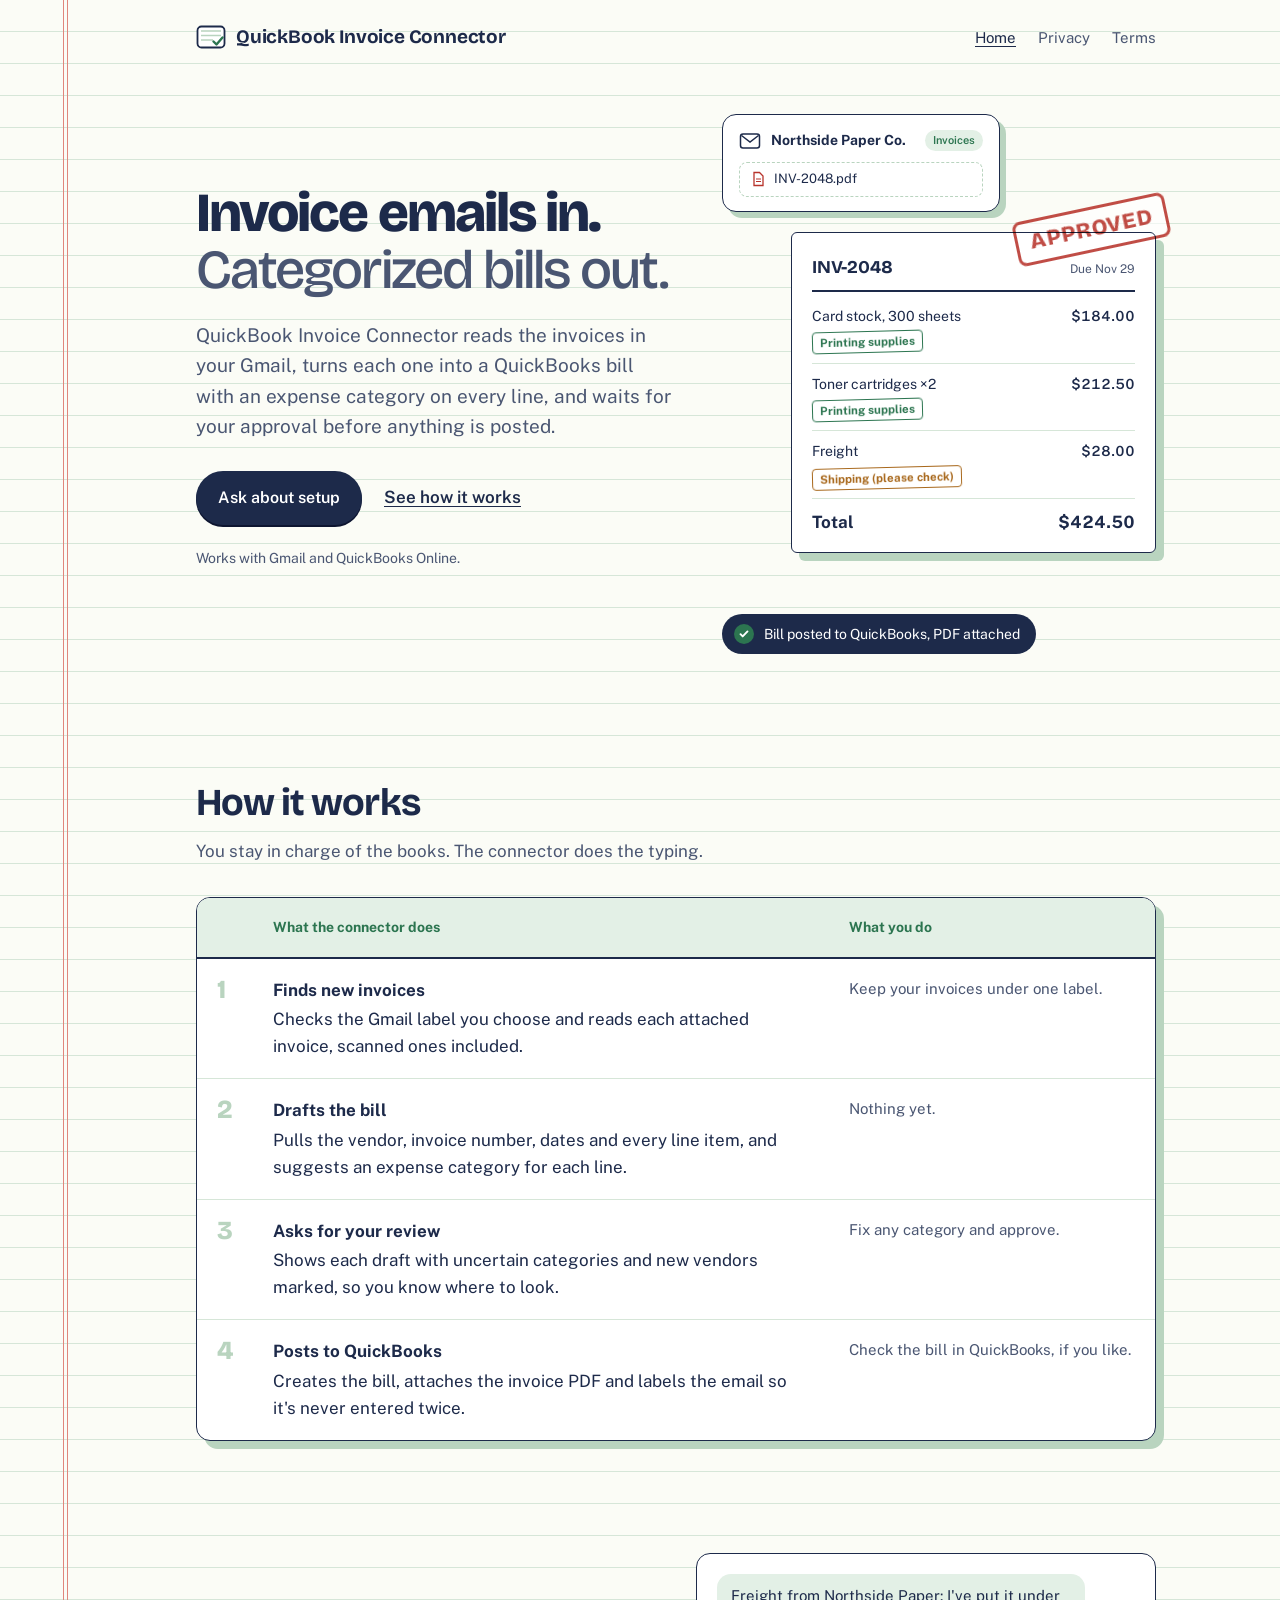
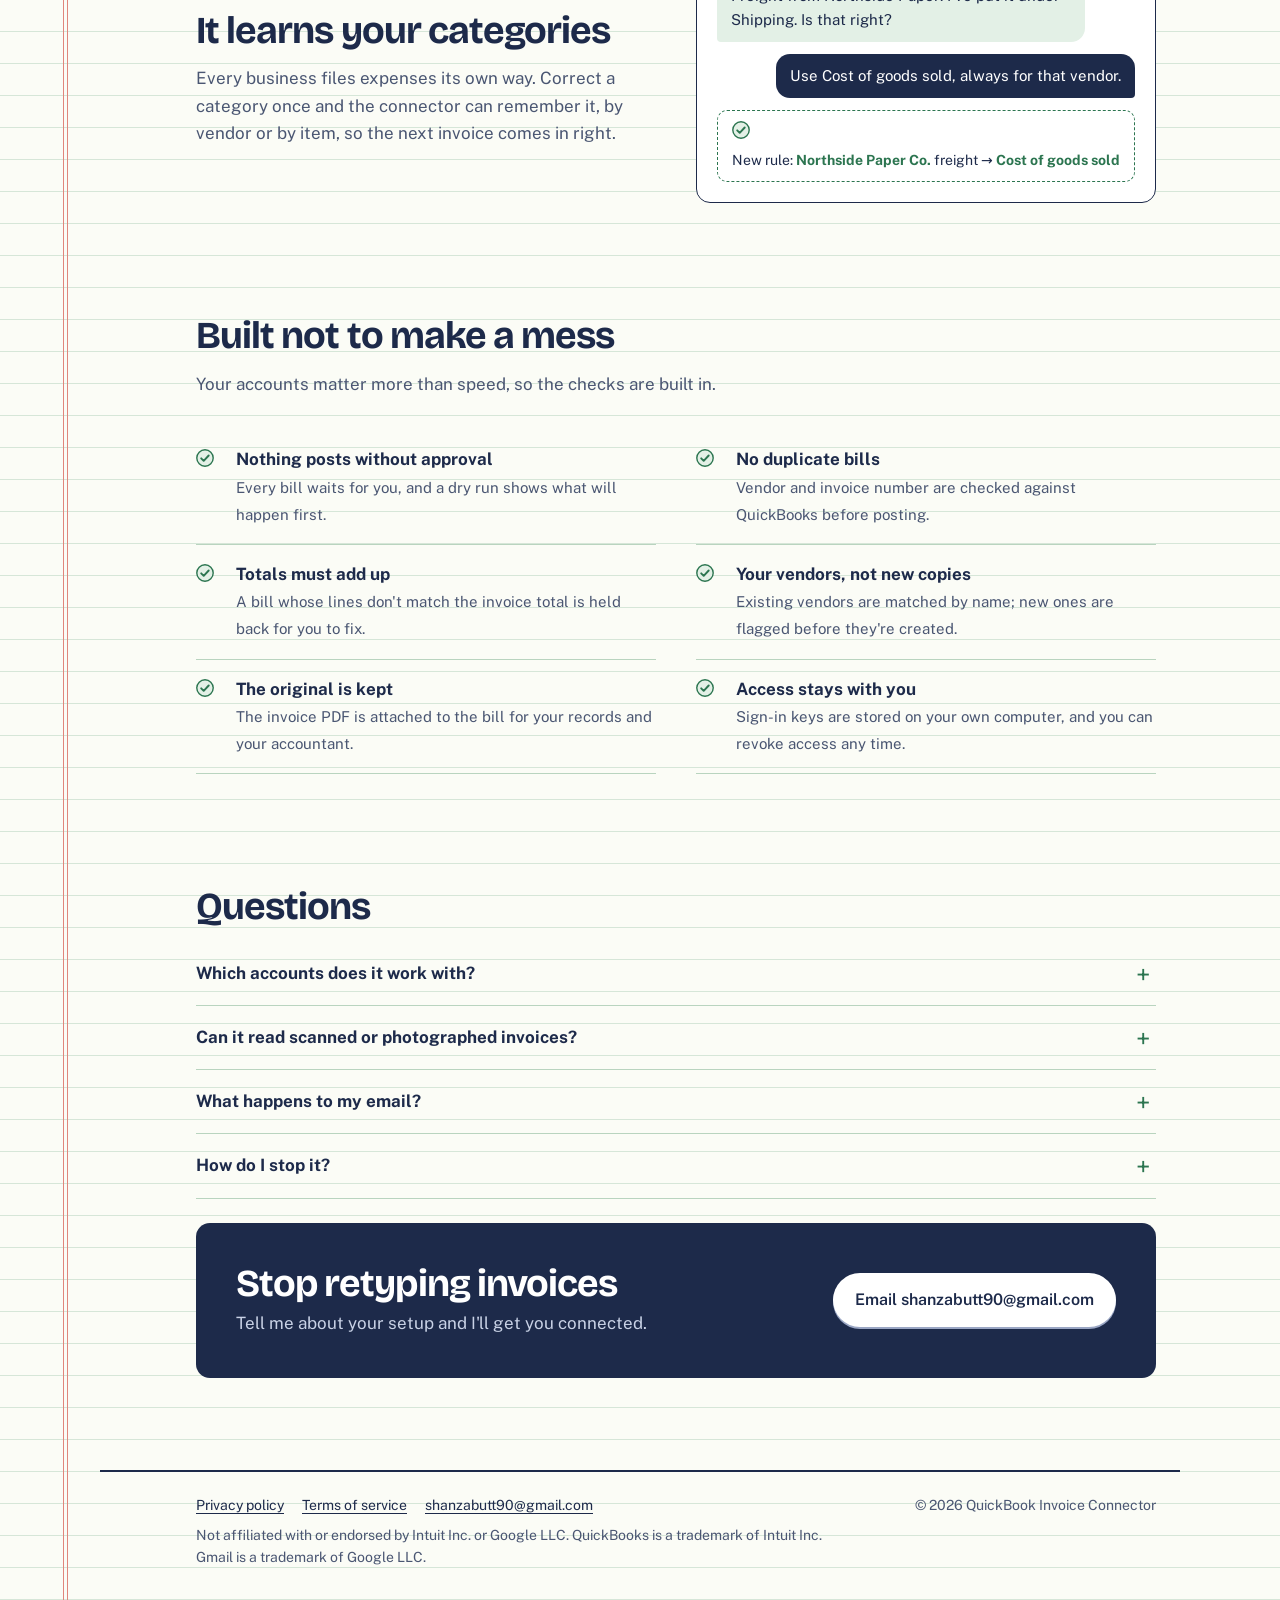
<file: index.html>
<!doctype html>
<html lang="en"><head><meta charset="utf-8"><meta name="viewport" content="width=device-width,initial-scale=1">
<title>QuickBook Invoice Connector</title><meta name="description" content="Turn invoice emails into categorized QuickBooks bills, reviewed by you before posting.">
<link rel="icon" href="data:image/svg+xml,<svg xmlns='http://www.w3.org/2000/svg' width='30' height='30' viewBox='0 0 30 30'><rect x='1.5' y='4.5' width='27' height='21' rx='4' fill='%23fff' stroke='%231d2a4a' stroke-width='1.8'/><path d='M5 9h20M5 13.5h20M5 18h12' stroke='%23b9d4bf' stroke-width='1.6'/><path d='M17.5 19.5l3 3 6-7' fill='none' stroke='%232c7550' stroke-width='2.4' stroke-linecap='round' stroke-linejoin='round'/></svg>">
<link rel="preconnect" href="https://fonts.googleapis.com"><link rel="preconnect" href="https://fonts.gstatic.com" crossorigin><link href="https://fonts.googleapis.com/css2?family=Bricolage+Grotesque:opsz,wght@12..96,500;12..96,700;12..96,800&family=Public+Sans:wght@400;600;700&display=swap" rel="stylesheet"><link rel="stylesheet" href="style.css"></head>
<body>
<header class="site-head"><div class="wrap">
<a class="brand" href="index.html"><svg width="30" height="30" viewBox="0 0 30 30" aria-hidden="true"><rect x="1.5" y="4.5" width="27" height="21" rx="4" fill="#fff" stroke="#1d2a4a" stroke-width="1.8"/><path d="M5 9h20M5 13.5h20M5 18h12" stroke="#b9d4bf" stroke-width="1.6"/><path d="M17.5 19.5l3 3 6-7" fill="none" stroke="#2c7550" stroke-width="2.4" stroke-linecap="round" stroke-linejoin="round"/></svg>QuickBook Invoice Connector</a>
<nav class="site-nav" aria-label="Main"><a href="index.html" aria-current="page">Home</a><a href="privacy.html">Privacy</a><a href="terms.html">Terms</a></nav>
</div></header>
<main>
<section class="hero"><div class="wrap">
<div>
<h1><span class="l1">Invoice emails in.</span><span class="l2">Categorized bills out.</span></h1>
<p class="lede">QuickBook Invoice Connector reads the invoices in your Gmail, turns each one into a QuickBooks bill with an expense category on every line, and waits for your approval before anything is posted.</p>
<a class="btn" href="mailto:shanzabutt90@gmail.com?subject=Invoice%20Connector%20setup">Ask about setup</a>
<a class="btn-quiet" href="#how">See how it works</a>
<p class="hero-note">Works with Gmail and QuickBooks Online.</p>
</div>
<div class="flow" role="img" aria-label="An invoice email becomes a bill: each line gets a category, the bill is approved, then posted to QuickBooks.">
  <div class="mail">
    <div class="mail-row"><svg width="22" height="22" viewBox="0 0 22 22" aria-hidden="true"><rect x="1.5" y="4" width="19" height="14" rx="2.5" fill="#fff" stroke="#1d2a4a" stroke-width="1.5"/><path d="M2.5 5.5l8.5 6.5 8.5-6.5" fill="none" stroke="#1d2a4a" stroke-width="1.5"/></svg><strong>Northside Paper Co.</strong><span class="chip">Invoices</span></div>
    <div class="clip"><svg width="16" height="16" viewBox="0 0 16 16" aria-hidden="true"><path d="M4 1.5h5.5L13 5v9.5H4z" fill="#fff" stroke="#b8342c" stroke-width="1.3"/><path d="M6 8h5M6 10.5h5" stroke="#b8342c" stroke-width="1.2"/></svg>INV-2048.pdf</div>
  </div>
  <div class="invoice">
    <div class="inv-head"><b>INV-2048</b><small>Due Nov 29</small></div>
    <div class="line"><span class="desc">Card stock, 300 sheets</span><span class="amt">$184.00</span><span class="tag">Printing supplies</span></div>
    <div class="line"><span class="desc">Toner cartridges ×2</span><span class="amt">$212.50</span><span class="tag">Printing supplies</span></div>
    <div class="line"><span class="desc">Freight</span><span class="amt">$28.00</span><span class="tag guess">Shipping (please check)</span></div>
    <div class="total"><span>Total</span><span>$424.50</span></div>
    <div class="stamp">APPROVED</div>
  </div>
  <div class="posted"><span class="dot"><svg width="12" height="12" viewBox="0 0 12 12" aria-hidden="true"><path d="M2.5 6.2l2.2 2.2 4.8-5" fill="none" stroke="#fff" stroke-width="1.9" stroke-linecap="round" stroke-linejoin="round"/></svg></span>Bill posted to QuickBooks, PDF attached</div>
</div>
</div></section>

<section id="how"><div class="wrap">
<h2>How it works</h2>
<p class="section-lede">You stay in charge of the books. The connector does the typing.</p>
<table class="ledger">
<thead><tr><th scope="col"><span class="visually-hidden">Step</span></th><th scope="col">What the connector does</th><th scope="col">What you do</th></tr></thead>
<tbody>
<tr><th class="n" scope="row">1</th><td><span class="what">Finds new invoices</span>Checks the Gmail label you choose and reads each attached invoice, scanned ones included.</td><td class="you">Keep your invoices under one label.</td></tr>
<tr><th class="n" scope="row">2</th><td><span class="what">Drafts the bill</span>Pulls the vendor, invoice number, dates and every line item, and suggests an expense category for each line.</td><td class="you">Nothing yet.</td></tr>
<tr><th class="n" scope="row">3</th><td><span class="what">Asks for your review</span>Shows each draft with uncertain categories and new vendors marked, so you know where to look.</td><td class="you">Fix any category and approve.</td></tr>
<tr><th class="n" scope="row">4</th><td><span class="what">Posts to QuickBooks</span>Creates the bill, attaches the invoice PDF and labels the email so it's never entered twice.</td><td class="you">Check the bill in QuickBooks, if you like.</td></tr>
</tbody></table>
</div></section>

<section><div class="wrap learn">
<div>
<h2>It learns your categories</h2>
<p class="section-lede" style="margin-bottom:0">Every business files expenses its own way. Correct a category once and the connector can remember it, by vendor or by item, so the next invoice comes in right.</p>
</div>
<div class="convo" aria-label="Example of correcting a category">
  <div class="bubble bot">Freight from Northside Paper: I've put it under Shipping. Is that right?</div>
  <div class="bubble me">Use Cost of goods sold, always for that vendor.</div>
  <div class="rule-card"><svg width="18" height="18" viewBox="0 0 18 18" aria-hidden="true"><circle cx="9" cy="9" r="8.2" fill="#e3f0e6" stroke="#2c7550" stroke-width="1.4"/><path d="M5.2 9.3l2.5 2.5 5-5.3" fill="none" stroke="#2c7550" stroke-width="1.9" stroke-linecap="round" stroke-linejoin="round"/></svg><span>New rule: <b>Northside Paper Co.</b> freight → <b>Cost of goods sold</b></span></div>
</div>
</div></section>

<section><div class="wrap">
<h2>Built not to make a mess</h2>
<p class="section-lede">Your accounts matter more than speed, so the checks are built in.</p>
<ul class="guards">
<li><svg width="18" height="18" viewBox="0 0 18 18" aria-hidden="true"><circle cx="9" cy="9" r="8.2" fill="#e3f0e6" stroke="#2c7550" stroke-width="1.4"/><path d="M5.2 9.3l2.5 2.5 5-5.3" fill="none" stroke="#2c7550" stroke-width="1.9" stroke-linecap="round" stroke-linejoin="round"/></svg><div><b>Nothing posts without approval</b><span>Every bill waits for you, and a dry run shows what will happen first.</span></div></li>
<li><svg width="18" height="18" viewBox="0 0 18 18" aria-hidden="true"><circle cx="9" cy="9" r="8.2" fill="#e3f0e6" stroke="#2c7550" stroke-width="1.4"/><path d="M5.2 9.3l2.5 2.5 5-5.3" fill="none" stroke="#2c7550" stroke-width="1.9" stroke-linecap="round" stroke-linejoin="round"/></svg><div><b>No duplicate bills</b><span>Vendor and invoice number are checked against QuickBooks before posting.</span></div></li>
<li><svg width="18" height="18" viewBox="0 0 18 18" aria-hidden="true"><circle cx="9" cy="9" r="8.2" fill="#e3f0e6" stroke="#2c7550" stroke-width="1.4"/><path d="M5.2 9.3l2.5 2.5 5-5.3" fill="none" stroke="#2c7550" stroke-width="1.9" stroke-linecap="round" stroke-linejoin="round"/></svg><div><b>Totals must add up</b><span>A bill whose lines don't match the invoice total is held back for you to fix.</span></div></li>
<li><svg width="18" height="18" viewBox="0 0 18 18" aria-hidden="true"><circle cx="9" cy="9" r="8.2" fill="#e3f0e6" stroke="#2c7550" stroke-width="1.4"/><path d="M5.2 9.3l2.5 2.5 5-5.3" fill="none" stroke="#2c7550" stroke-width="1.9" stroke-linecap="round" stroke-linejoin="round"/></svg><div><b>Your vendors, not new copies</b><span>Existing vendors are matched by name; new ones are flagged before they're created.</span></div></li>
<li><svg width="18" height="18" viewBox="0 0 18 18" aria-hidden="true"><circle cx="9" cy="9" r="8.2" fill="#e3f0e6" stroke="#2c7550" stroke-width="1.4"/><path d="M5.2 9.3l2.5 2.5 5-5.3" fill="none" stroke="#2c7550" stroke-width="1.9" stroke-linecap="round" stroke-linejoin="round"/></svg><div><b>The original is kept</b><span>The invoice PDF is attached to the bill for your records and your accountant.</span></div></li>
<li><svg width="18" height="18" viewBox="0 0 18 18" aria-hidden="true"><circle cx="9" cy="9" r="8.2" fill="#e3f0e6" stroke="#2c7550" stroke-width="1.4"/><path d="M5.2 9.3l2.5 2.5 5-5.3" fill="none" stroke="#2c7550" stroke-width="1.9" stroke-linecap="round" stroke-linejoin="round"/></svg><div><b>Access stays with you</b><span>Sign-in keys are stored on your own computer, and you can revoke access any time.</span></div></li>
</ul>
</div></section>

<section class="faq"><div class="wrap">
<h2>Questions</h2>
<details><summary>Which accounts does it work with?</summary><p>Any Gmail or Google Workspace mailbox, and QuickBooks Online. QuickBooks Desktop isn't supported.</p></details>
<details><summary>Can it read scanned or photographed invoices?</summary><p>Yes. Typed PDFs are read directly, and scanned PDFs are read as images.</p></details>
<details><summary>What happens to my email?</summary><p>The connector only reads emails under the label you choose. The one change it makes is adding a label to invoices once they're in QuickBooks. It never sends, forwards or deletes email.</p></details>
<details><summary>How do I stop it?</summary><p>Remove its access in your Google account permissions and in your Intuit account's connected apps. It stops working immediately.</p></details>
</div>
<div class="wrap"><div class="cta-band"><div><h2>Stop retyping invoices</h2><p>Tell me about your setup and I'll get you connected.</p></div><a class="btn" href="mailto:shanzabutt90@gmail.com?subject=Invoice%20Connector%20setup">Email shanzabutt90@gmail.com</a></div></div>
</section>
</main>
<footer class="site-foot"><div class="wrap">
<div><nav aria-label="Footer"><a href="privacy.html">Privacy policy</a><a href="terms.html">Terms of service</a><a href="mailto:shanzabutt90@gmail.com">shanzabutt90@gmail.com</a></nav>
<p>Not affiliated with or endorsed by Intuit Inc. or Google LLC. QuickBooks is a trademark of Intuit Inc. Gmail is a trademark of Google LLC.</p></div>
<div>&copy; 2026 QuickBook Invoice Connector</div>
</div></footer>
</body></html>
</file>
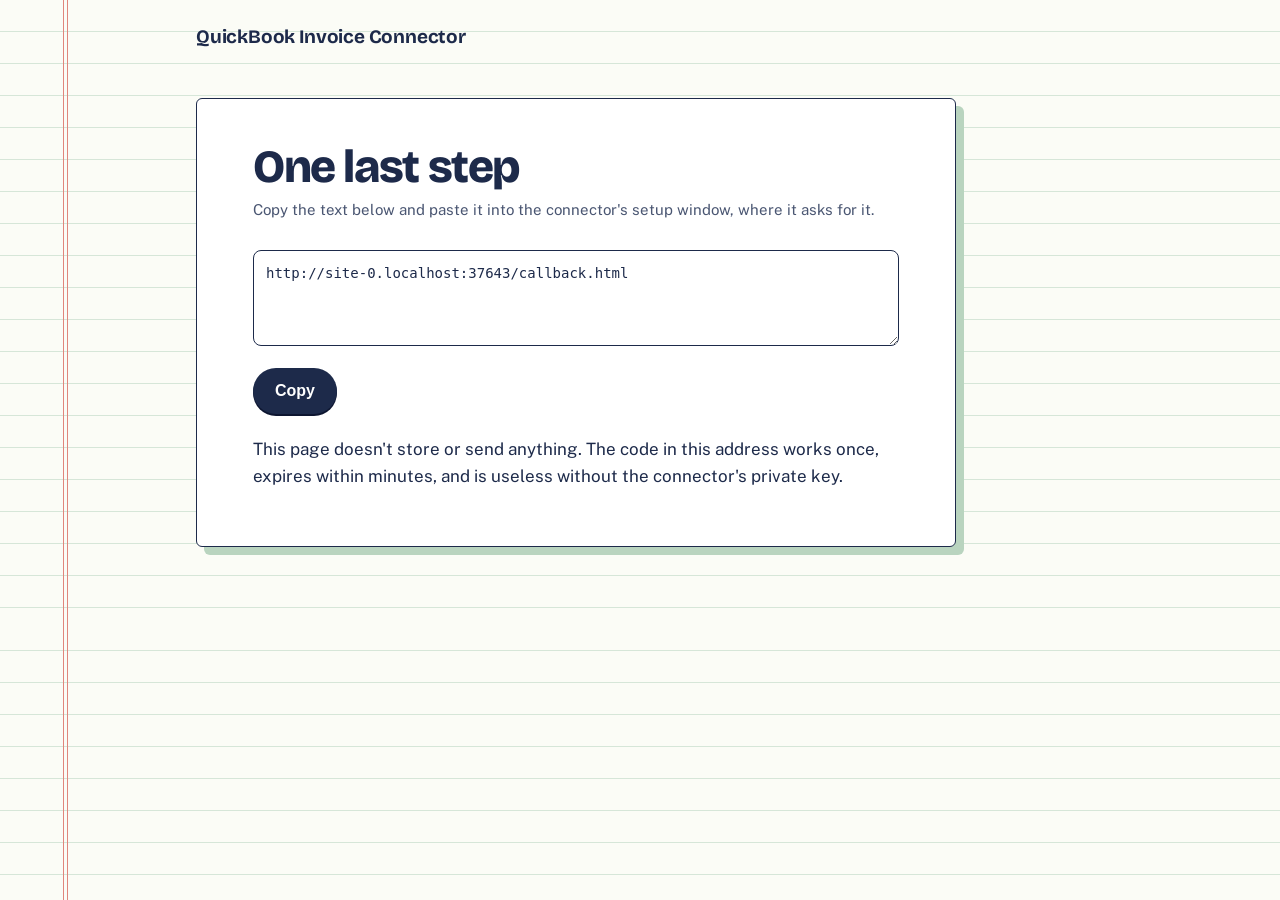
<file: callback.html>
<!doctype html>
<html lang="en"><head><meta charset="utf-8"><meta name="viewport" content="width=device-width,initial-scale=1">
<title>Finish connecting | QuickBook Invoice Connector</title>
<meta name="robots" content="noindex">
<link rel="preconnect" href="https://fonts.googleapis.com"><link rel="preconnect" href="https://fonts.gstatic.com" crossorigin><link href="https://fonts.googleapis.com/css2?family=Bricolage+Grotesque:opsz,wght@12..96,500;12..96,700;12..96,800&family=Public+Sans:wght@400;600;700&display=swap" rel="stylesheet">
<link rel="stylesheet" href="style.css">
<style>
  .box{width:100%;min-height:96px;font:14px/1.5 Consolas,monospace;padding:12px;border:1.5px solid var(--ink);border-radius:8px;background:#fff;color:var(--ink);word-break:break-all;resize:vertical}
  .copy{margin-top:14px;border:0;cursor:pointer}
  .ok{color:var(--green);font-weight:700;margin-left:12px}
  .err{background:#fbeceb;border-left:4px solid var(--stamp);padding:12px 16px;border-radius:0 8px 8px 0}
</style></head>
<body>
<header class="site-head"><div class="wrap"><a class="brand" href="index.html">QuickBook Invoice Connector</a></div></header>
<main><section class="doc"><div class="wrap"><article>
<h1>One last step</h1>
<p class="eff">Copy the text below and paste it into the connector's setup window, where it asks for it.</p>
<div id="error" class="err" hidden></div>
<label for="url" class="visually-hidden">Connection address</label>
<textarea id="url" class="box" readonly></textarea>
<button class="btn copy" id="copy" type="button">Copy</button><span id="done" class="ok" role="status"></span>
<p style="margin-top:22px" class="muted">This page doesn't store or send anything. The code in this address works once, expires within minutes, and is useless without the connector's private key.</p>
</article></div></section></main>
<script>
  var box = document.getElementById("url");
  box.value = window.location.href;
  var q = new URLSearchParams(window.location.search);
  if (q.get("error")) {
    var e = document.getElementById("error");
    e.hidden = false;
    e.textContent = "The connection was not approved (" + q.get("error") + "). Close this page and run the setup again.";
  }
  document.getElementById("copy").addEventListener("click", function () {
    box.select();
    var done = function () { document.getElementById("done").textContent = "Copied"; };
    if (navigator.clipboard) { navigator.clipboard.writeText(box.value).then(done, function () { document.execCommand("copy"); done(); }); }
    else { document.execCommand("copy"); done(); }
  });
</script>
</body></html>
</file>
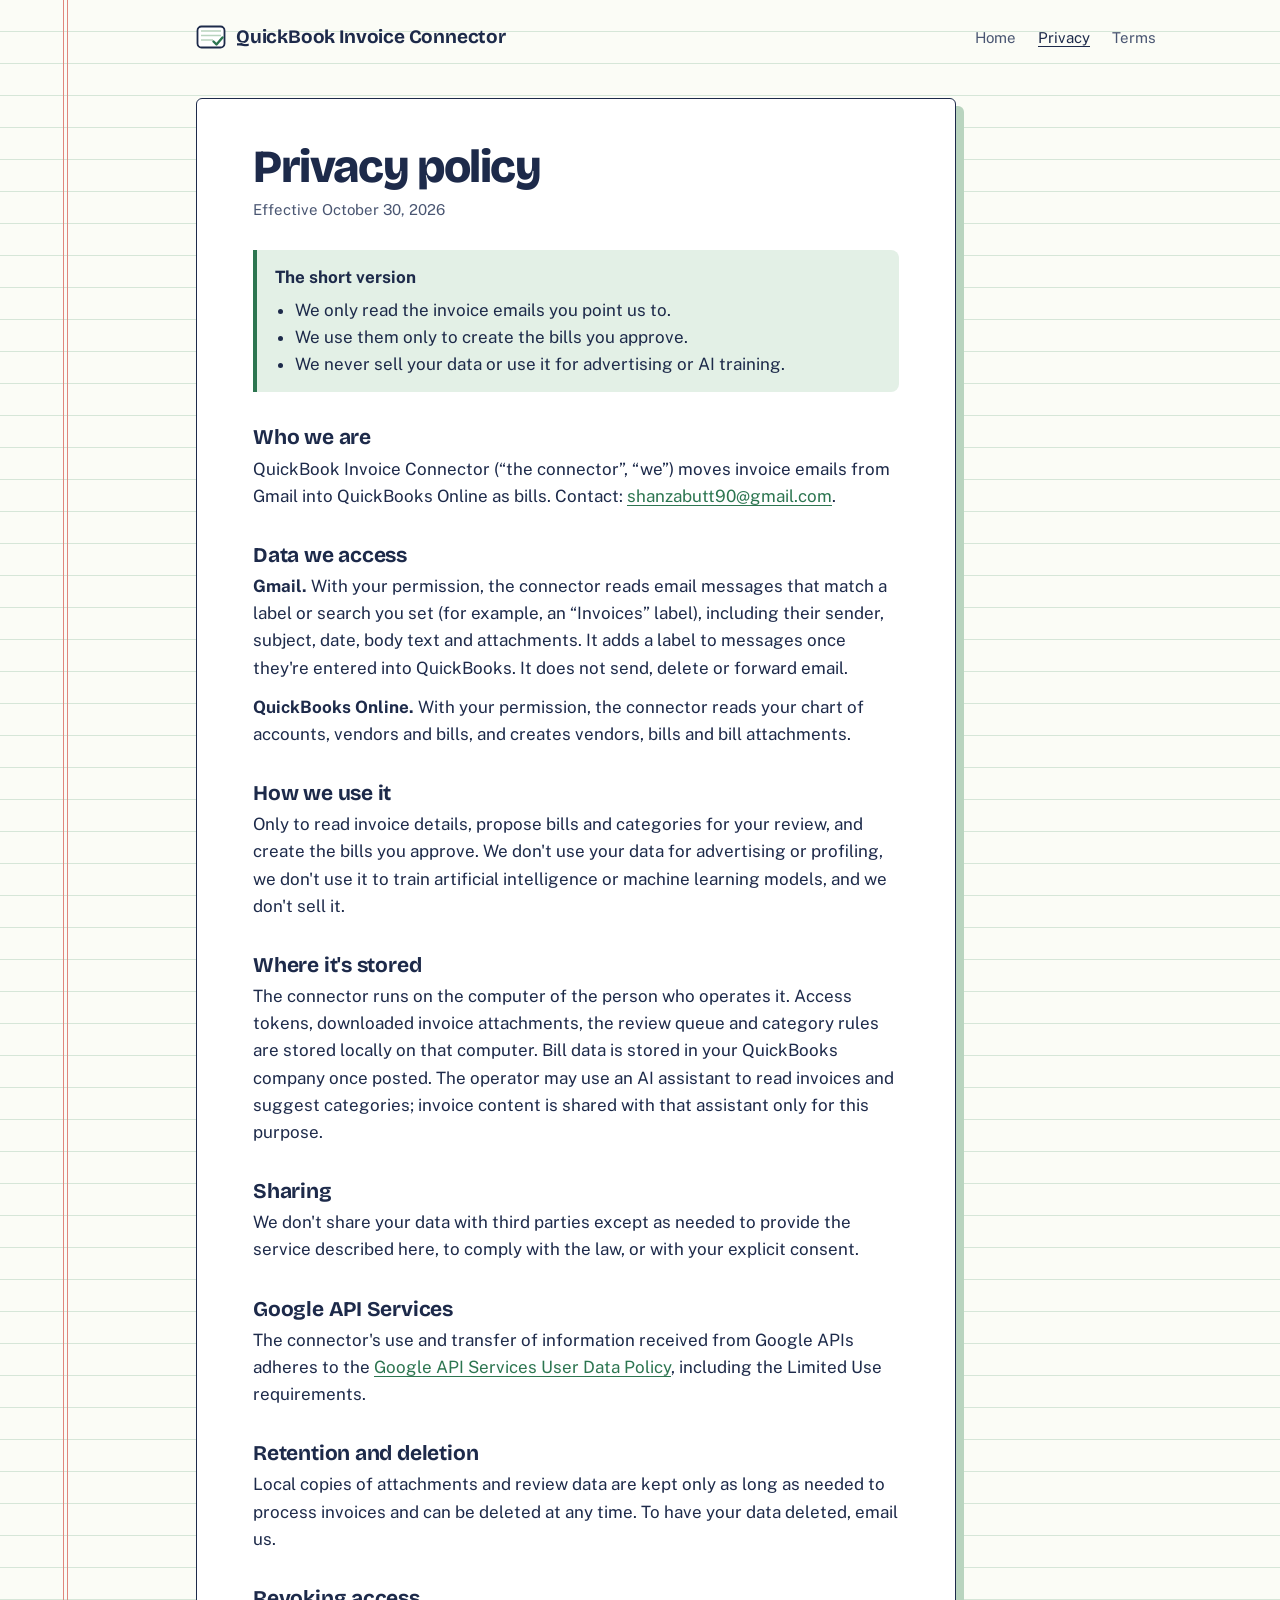
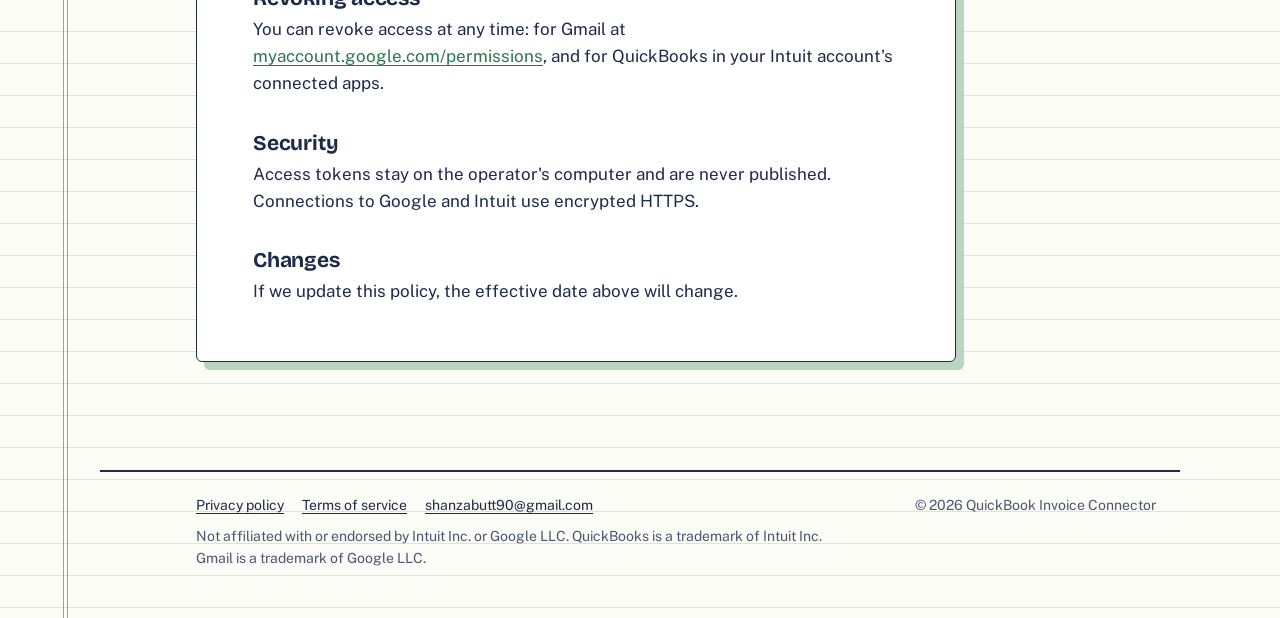
<file: privacy.html>
<!doctype html>
<html lang="en"><head><meta charset="utf-8"><meta name="viewport" content="width=device-width,initial-scale=1">
<title>Privacy policy | QuickBook Invoice Connector</title><meta name="description" content="How QuickBook Invoice Connector handles your Gmail and QuickBooks data.">
<link rel="icon" href="data:image/svg+xml,<svg xmlns='http://www.w3.org/2000/svg' width='30' height='30' viewBox='0 0 30 30'><rect x='1.5' y='4.5' width='27' height='21' rx='4' fill='%23fff' stroke='%231d2a4a' stroke-width='1.8'/><path d='M5 9h20M5 13.5h20M5 18h12' stroke='%23b9d4bf' stroke-width='1.6'/><path d='M17.5 19.5l3 3 6-7' fill='none' stroke='%232c7550' stroke-width='2.4' stroke-linecap='round' stroke-linejoin='round'/></svg>">
<link rel="preconnect" href="https://fonts.googleapis.com"><link rel="preconnect" href="https://fonts.gstatic.com" crossorigin><link href="https://fonts.googleapis.com/css2?family=Bricolage+Grotesque:opsz,wght@12..96,500;12..96,700;12..96,800&family=Public+Sans:wght@400;600;700&display=swap" rel="stylesheet"><link rel="stylesheet" href="style.css"></head>
<body>
<header class="site-head"><div class="wrap">
<a class="brand" href="index.html"><svg width="30" height="30" viewBox="0 0 30 30" aria-hidden="true"><rect x="1.5" y="4.5" width="27" height="21" rx="4" fill="#fff" stroke="#1d2a4a" stroke-width="1.8"/><path d="M5 9h20M5 13.5h20M5 18h12" stroke="#b9d4bf" stroke-width="1.6"/><path d="M17.5 19.5l3 3 6-7" fill="none" stroke="#2c7550" stroke-width="2.4" stroke-linecap="round" stroke-linejoin="round"/></svg>QuickBook Invoice Connector</a>
<nav class="site-nav" aria-label="Main"><a href="index.html">Home</a><a href="privacy.html" aria-current="page">Privacy</a><a href="terms.html">Terms</a></nav>
</div></header>
<main><section class="doc"><div class="wrap"><article>
<h1>Privacy policy</h1><p class="eff">Effective October 30, 2026</p>
<div class="summary"><b>The short version</b><ul><li>We only read the invoice emails you point us to.</li><li>We use them only to create the bills you approve.</li><li>We never sell your data or use it for advertising or AI training.</li></ul></div>
<h2>Who we are</h2><p>QuickBook Invoice Connector (“the connector”, “we”) moves invoice emails from Gmail into QuickBooks Online as bills. Contact: <a href="mailto:shanzabutt90@gmail.com">shanzabutt90@gmail.com</a>.</p>
<h2>Data we access</h2>
<p><b>Gmail.</b> With your permission, the connector reads email messages that match a label or search you set (for example, an “Invoices” label), including their sender, subject, date, body text and attachments. It adds a label to messages once they're entered into QuickBooks. It does not send, delete or forward email.</p>
<p><b>QuickBooks Online.</b> With your permission, the connector reads your chart of accounts, vendors and bills, and creates vendors, bills and bill attachments.</p>
<h2>How we use it</h2><p>Only to read invoice details, propose bills and categories for your review, and create the bills you approve. We don't use your data for advertising or profiling, we don't use it to train artificial intelligence or machine learning models, and we don't sell it.</p>
<h2>Where it's stored</h2><p>The connector runs on the computer of the person who operates it. Access tokens, downloaded invoice attachments, the review queue and category rules are stored locally on that computer. Bill data is stored in your QuickBooks company once posted. The operator may use an AI assistant to read invoices and suggest categories; invoice content is shared with that assistant only for this purpose.</p>
<h2>Sharing</h2><p>We don't share your data with third parties except as needed to provide the service described here, to comply with the law, or with your explicit consent.</p>
<h2>Google API Services</h2><p>The connector's use and transfer of information received from Google APIs adheres to the <a href="https://developers.google.com/terms/api-services-user-data-policy">Google API Services User Data Policy</a>, including the Limited Use requirements.</p>
<h2>Retention and deletion</h2><p>Local copies of attachments and review data are kept only as long as needed to process invoices and can be deleted at any time. To have your data deleted, email us.</p>
<h2>Revoking access</h2><p>You can revoke access at any time: for Gmail at <a href="https://myaccount.google.com/permissions">myaccount.google.com/permissions</a>, and for QuickBooks in your Intuit account's connected apps.</p>
<h2>Security</h2><p>Access tokens stay on the operator's computer and are never published. Connections to Google and Intuit use encrypted HTTPS.</p>
<h2>Changes</h2><p>If we update this policy, the effective date above will change.</p>
</article></div></section></main>
<footer class="site-foot"><div class="wrap">
<div><nav aria-label="Footer"><a href="privacy.html">Privacy policy</a><a href="terms.html">Terms of service</a><a href="mailto:shanzabutt90@gmail.com">shanzabutt90@gmail.com</a></nav>
<p>Not affiliated with or endorsed by Intuit Inc. or Google LLC. QuickBooks is a trademark of Intuit Inc. Gmail is a trademark of Google LLC.</p></div>
<div>&copy; 2026 QuickBook Invoice Connector</div>
</div></footer>
</body></html>
</file>
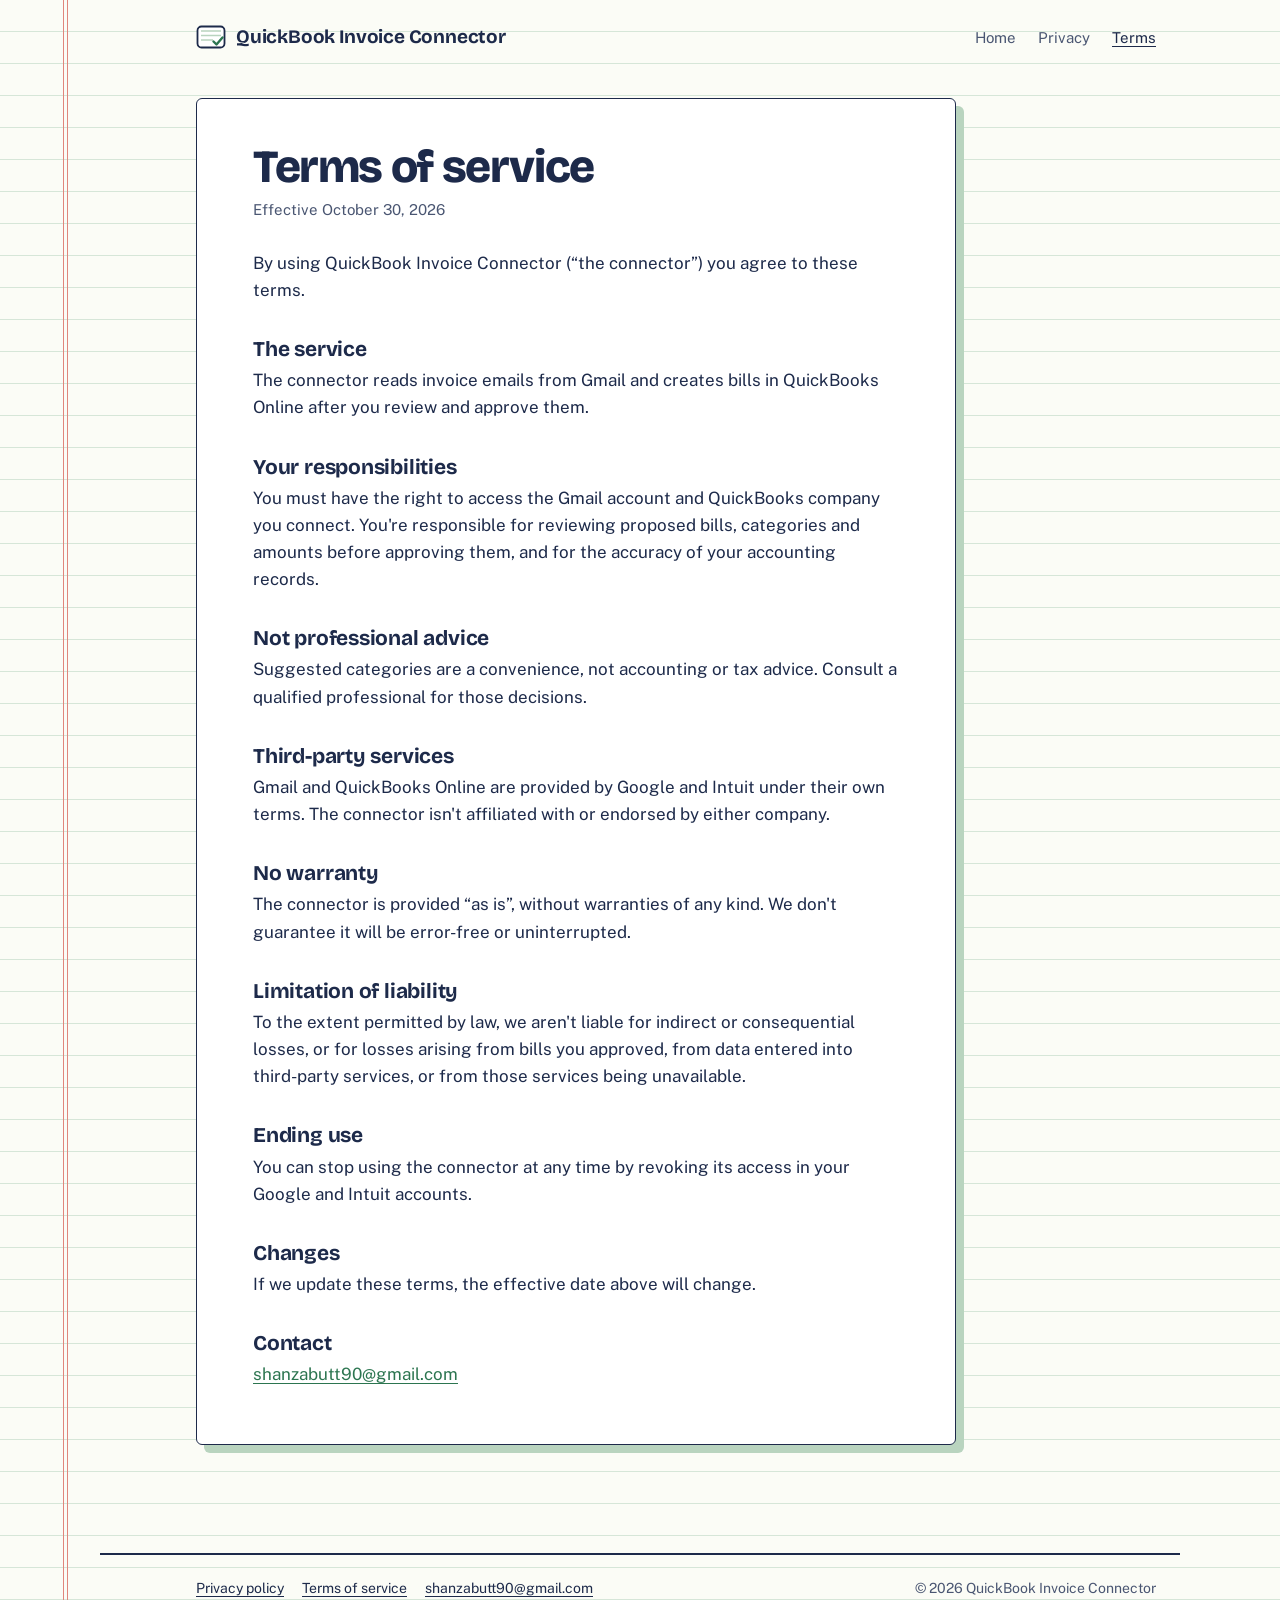
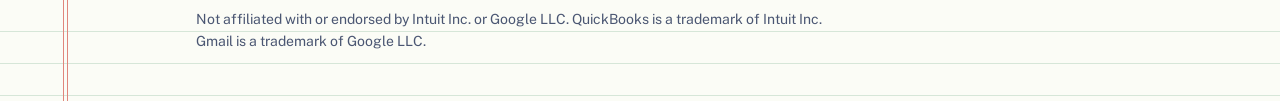
<file: terms.html>
<!doctype html>
<html lang="en"><head><meta charset="utf-8"><meta name="viewport" content="width=device-width,initial-scale=1">
<title>Terms of service | QuickBook Invoice Connector</title><meta name="description" content="Terms of service for QuickBook Invoice Connector.">
<link rel="icon" href="data:image/svg+xml,<svg xmlns='http://www.w3.org/2000/svg' width='30' height='30' viewBox='0 0 30 30'><rect x='1.5' y='4.5' width='27' height='21' rx='4' fill='%23fff' stroke='%231d2a4a' stroke-width='1.8'/><path d='M5 9h20M5 13.5h20M5 18h12' stroke='%23b9d4bf' stroke-width='1.6'/><path d='M17.5 19.5l3 3 6-7' fill='none' stroke='%232c7550' stroke-width='2.4' stroke-linecap='round' stroke-linejoin='round'/></svg>">
<link rel="preconnect" href="https://fonts.googleapis.com"><link rel="preconnect" href="https://fonts.gstatic.com" crossorigin><link href="https://fonts.googleapis.com/css2?family=Bricolage+Grotesque:opsz,wght@12..96,500;12..96,700;12..96,800&family=Public+Sans:wght@400;600;700&display=swap" rel="stylesheet"><link rel="stylesheet" href="style.css"></head>
<body>
<header class="site-head"><div class="wrap">
<a class="brand" href="index.html"><svg width="30" height="30" viewBox="0 0 30 30" aria-hidden="true"><rect x="1.5" y="4.5" width="27" height="21" rx="4" fill="#fff" stroke="#1d2a4a" stroke-width="1.8"/><path d="M5 9h20M5 13.5h20M5 18h12" stroke="#b9d4bf" stroke-width="1.6"/><path d="M17.5 19.5l3 3 6-7" fill="none" stroke="#2c7550" stroke-width="2.4" stroke-linecap="round" stroke-linejoin="round"/></svg>QuickBook Invoice Connector</a>
<nav class="site-nav" aria-label="Main"><a href="index.html">Home</a><a href="privacy.html">Privacy</a><a href="terms.html" aria-current="page">Terms</a></nav>
</div></header>
<main><section class="doc"><div class="wrap"><article>
<h1>Terms of service</h1><p class="eff">Effective October 30, 2026</p>
<p>By using QuickBook Invoice Connector (“the connector”) you agree to these terms.</p>
<h2>The service</h2><p>The connector reads invoice emails from Gmail and creates bills in QuickBooks Online after you review and approve them.</p>
<h2>Your responsibilities</h2><p>You must have the right to access the Gmail account and QuickBooks company you connect. You're responsible for reviewing proposed bills, categories and amounts before approving them, and for the accuracy of your accounting records.</p>
<h2>Not professional advice</h2><p>Suggested categories are a convenience, not accounting or tax advice. Consult a qualified professional for those decisions.</p>
<h2>Third-party services</h2><p>Gmail and QuickBooks Online are provided by Google and Intuit under their own terms. The connector isn't affiliated with or endorsed by either company.</p>
<h2>No warranty</h2><p>The connector is provided “as is”, without warranties of any kind. We don't guarantee it will be error-free or uninterrupted.</p>
<h2>Limitation of liability</h2><p>To the extent permitted by law, we aren't liable for indirect or consequential losses, or for losses arising from bills you approved, from data entered into third-party services, or from those services being unavailable.</p>
<h2>Ending use</h2><p>You can stop using the connector at any time by revoking its access in your Google and Intuit accounts.</p>
<h2>Changes</h2><p>If we update these terms, the effective date above will change.</p>
<h2>Contact</h2><p><a href="mailto:shanzabutt90@gmail.com">shanzabutt90@gmail.com</a></p>
</article></div></section></main>
<footer class="site-foot"><div class="wrap">
<div><nav aria-label="Footer"><a href="privacy.html">Privacy policy</a><a href="terms.html">Terms of service</a><a href="mailto:shanzabutt90@gmail.com">shanzabutt90@gmail.com</a></nav>
<p>Not affiliated with or endorsed by Intuit Inc. or Google LLC. QuickBooks is a trademark of Intuit Inc. Gmail is a trademark of Google LLC.</p></div>
<div>&copy; 2026 QuickBook Invoice Connector</div>
</div></footer>
</body></html>
</file>
<file: style.css>
/* Ledger-pad theme: ink on columnar paper, rubber-stamp categories */
:root{
  --paper:#fbfcf6;
  --rule:#d6e6d8;
  --rule-strong:#b9d4bf;
  --margin:#e0867c;
  --ink:#1d2a4a;
  --ink-soft:#4a5672;
  --green:#2c7550;
  --green-soft:#e3f0e6;
  --stamp:#b8342c;
  --amber:#a8681c;
  --card:#ffffff;
  --radius-sm:4px;
  --radius-lg:14px;
  --display:"Bricolage Grotesque", "Segoe UI", system-ui, sans-serif;
  --body:"Public Sans", "Segoe UI", system-ui, sans-serif;
}
*{box-sizing:border-box}
html{scroll-behavior:smooth}
body{
  margin:0;
  background-color:var(--paper);
  background-image:
    linear-gradient(to right, transparent 63px, var(--margin) 63px, var(--margin) 64px, transparent 64px, transparent 67px, var(--margin) 67px, var(--margin) 68px, transparent 68px),
    repeating-linear-gradient(to bottom, transparent 0 31px, var(--rule) 31px 32px);
  color:var(--ink);
  font-family:var(--body);
  font-size:17px;
  line-height:1.6;
  -webkit-font-smoothing:antialiased;
}
@media (max-width:700px){
  body{background-image:repeating-linear-gradient(to bottom, transparent 0 31px, var(--rule) 31px 32px)}
}
a{color:var(--green);text-underline-offset:3px}
a:focus-visible,button:focus-visible,summary:focus-visible{outline:3px solid var(--green);outline-offset:3px;border-radius:var(--radius-sm)}
.wrap{max-width:1080px;margin:0 auto;padding:0 24px 0 96px}
@media (max-width:700px){.wrap{padding:0 18px}}

/* ---------- header ---------- */
.site-head{padding:22px 0}
.site-head .wrap{display:flex;align-items:center;justify-content:space-between;gap:16px;flex-wrap:wrap}
.brand{display:flex;align-items:center;gap:10px;color:var(--ink);text-decoration:none;font-family:var(--display);font-weight:700;font-size:19px;letter-spacing:-.01em}
.brand svg{flex:none}
.site-nav a{color:var(--ink-soft);text-decoration:none;margin-left:22px;font-size:15px}
.site-nav a:hover,.site-nav a[aria-current]{color:var(--ink);text-decoration:underline}
.site-nav a:first-child{margin-left:0}

/* ---------- hero ---------- */
.hero{padding:40px 0 72px}
.hero .wrap{display:grid;grid-template-columns:1.1fr 1fr;gap:48px;align-items:center}
@media (max-width:900px){.hero .wrap{grid-template-columns:1fr;gap:40px}}
.hero h1{
  font-family:var(--display);
  font-weight:800;
  font-size:clamp(36px,4.3vw,56px);
  line-height:1.02;
  letter-spacing:-.035em;
  margin:0 0 22px;
}
.hero h1 span{display:block}.hero h1 .l1{white-space:nowrap}.hero h1 .l2{color:var(--ink-soft);font-weight:500}
.lede{font-size:19px;color:var(--ink-soft);max-width:30em;margin:0 0 30px}
.btn{
  display:inline-block;background:var(--ink);color:#fff;text-decoration:none;
  font-weight:600;padding:14px 22px;border-radius:999px;font-size:16px;
  box-shadow:0 2px 0 #0d1530;
}
.btn:hover{background:#2a3a63}
.btn-quiet{margin-left:18px;color:var(--ink);font-weight:600}
.hero-note{margin-top:22px;font-size:14px;color:var(--ink-soft)}

/* ---------- hero illustration ---------- */
.flow{position:relative;min-height:540px}
.mail{
  position:absolute;left:0;top:0;width:64%;z-index:2;
  background:var(--card);border:1.5px solid var(--ink);border-radius:var(--radius-lg);
  padding:14px 16px;box-shadow:6px 6px 0 var(--rule-strong);
}
.mail-row{display:flex;align-items:center;gap:10px;font-size:13px;color:var(--ink-soft)}
.mail-row strong{color:var(--ink);font-size:14px}
.mail .chip{margin-left:auto;font-size:11px;background:var(--green-soft);color:var(--green);padding:2px 8px;border-radius:999px;font-weight:600}
.mail .clip{display:flex;align-items:center;gap:8px;margin-top:10px;font-size:13px;border:1px dashed var(--rule-strong);border-radius:8px;padding:6px 10px;color:var(--ink)}

.invoice{
  position:absolute;right:0;top:118px;width:84%;
  background:var(--card);border:1.5px solid var(--ink);border-radius:6px;
  padding:20px 20px 16px;box-shadow:8px 8px 0 var(--rule-strong);
}
.inv-head{display:flex;justify-content:space-between;align-items:baseline;border-bottom:2px solid var(--ink);padding-bottom:8px;margin-bottom:4px}
.inv-head b{font-family:var(--display);font-size:18px;letter-spacing:-.01em}
.inv-head small{color:var(--ink-soft);font-size:12px}
.line{display:grid;grid-template-columns:1fr auto;gap:4px 12px;padding:9px 0;border-bottom:1px solid var(--rule)}
.line .desc{font-size:14px}
.line .amt{font-variant-numeric:tabular-nums;font-size:14px;font-weight:600;text-align:right}
.tag{
  grid-column:1/-1;justify-self:start;
  font-size:11.5px;font-weight:700;color:var(--green);
  border:1.5px solid currentColor;border-radius:var(--radius-sm);padding:1px 7px;
  transform:rotate(-1.5deg);
}
.tag.guess{color:var(--amber)}
.total{display:flex;justify-content:space-between;padding-top:10px;font-weight:700;font-variant-numeric:tabular-nums}
.stamp{
  position:absolute;right:-14px;top:-26px;background:rgba(255,255,255,.7);
  font-family:var(--display);font-weight:800;font-size:22px;letter-spacing:.04em;
  color:var(--stamp);border:3px solid var(--stamp);border-radius:8px;padding:2px 12px;
  transform:rotate(-12deg);opacity:.88;mix-blend-mode:multiply;
}
.posted{
  position:absolute;left:0;bottom:0;display:flex;align-items:center;gap:10px;
  background:var(--ink);color:#fff;border-radius:999px;padding:9px 16px 9px 12px;font-size:14px;
}
.posted .dot{width:20px;height:20px;border-radius:50%;background:var(--green);display:grid;place-items:center}

/* one orchestrated load sequence */
@media (prefers-reduced-motion:no-preference){
  .mail{animation:drop .6s ease-out both}
  .invoice{animation:unfold .7s .45s ease-out both}
  .tag{animation:stamp .28s ease-out both}
  .tag:nth-of-type(1){animation-delay:1.25s}
  .line:nth-of-type(3) .tag{animation-delay:1.55s}
  .line:nth-of-type(4) .tag{animation-delay:1.85s}
  .stamp{animation:bigstamp .35s 2.4s ease-out both}
  .posted{animation:rise .5s 2.9s ease-out both}
}
@keyframes drop{from{opacity:0;transform:translateY(-14px)}to{opacity:1;transform:none}}
@keyframes unfold{from{opacity:0;transform:translateY(16px) scale(.97)}to{opacity:1;transform:none}}
@keyframes stamp{0%{opacity:0;transform:scale(1.6) rotate(-1.5deg)}100%{opacity:1;transform:scale(1) rotate(-1.5deg)}}
@keyframes bigstamp{0%{opacity:0;transform:scale(2.2) rotate(-12deg)}100%{opacity:.88;transform:scale(1) rotate(-12deg)}}
@keyframes rise{from{opacity:0;transform:translateY(10px)}to{opacity:1;transform:none}}
@media (max-width:480px){.mail{width:86%}.invoice{width:100%;top:128px}.flow{min-height:580px}.stamp{right:4px}.hero h1 .l1{white-space:normal}}

/* ---------- sections ---------- */
section{padding:56px 0}
h2{font-family:var(--display);font-weight:700;font-size:clamp(28px,3.4vw,38px);letter-spacing:-.025em;line-height:1.1;margin:0 0 14px}
.section-lede{color:var(--ink-soft);max-width:36em;margin:0 0 32px}

/* steps as a ledger table */
.ledger{width:100%;border-collapse:separate;border-spacing:0;background:var(--card);border:1.5px solid var(--ink);border-radius:var(--radius-lg);overflow:hidden;box-shadow:8px 8px 0 var(--rule-strong)}
.ledger th,.ledger td{text-align:left;vertical-align:top;padding:18px 20px;border-bottom:1px solid var(--rule)}
.ledger thead th{background:var(--green-soft);font-size:14px;font-weight:700;color:var(--green);border-bottom:2px solid var(--ink)}
.ledger tbody tr:last-child td,.ledger tbody tr:last-child th{border-bottom:0}
.ledger .n{width:56px;font-family:var(--display);font-weight:800;font-size:26px;color:var(--rule-strong);line-height:1}
.ledger .what{font-weight:700;display:block;margin-bottom:2px}
.ledger .you{color:var(--ink-soft);font-size:15px;width:34%}
@media (max-width:700px){
  .ledger thead{display:none}
  .ledger tr{display:grid;grid-template-columns:44px 1fr;border-bottom:1px solid var(--rule)}
  .ledger td,.ledger th{border:0;padding:12px 14px}
  .ledger .you{grid-column:2;width:auto;padding-top:0}
}

/* learning example */
.learn{display:grid;grid-template-columns:1fr 1fr;gap:40px;align-items:center}
@media (max-width:800px){.learn{grid-template-columns:1fr}}
.convo{background:var(--card);border:1.5px solid var(--ink);border-radius:var(--radius-lg);padding:20px;display:grid;gap:12px}
.bubble{max-width:88%;padding:10px 14px;border-radius:14px;font-size:15px}
.bubble.me{justify-self:end;background:var(--ink);color:#fff;border-bottom-right-radius:4px}
.bubble.bot{background:var(--green-soft);border-bottom-left-radius:4px}
.rule-card{display:flex;align-items:center;gap:10px;flex-wrap:wrap;font-size:14px;border:1.5px dashed var(--green);border-radius:10px;padding:10px 14px;background:#fff}
.rule-card b{color:var(--green)}

/* safeguards */
.guards{list-style:none;padding:0;margin:0;display:grid;grid-template-columns:repeat(2,1fr);gap:0 40px}
@media (max-width:700px){.guards{grid-template-columns:1fr}}
.guards li{display:grid;grid-template-columns:28px 1fr;gap:12px;padding:16px 0;border-bottom:1px solid var(--rule-strong)}
.guards svg{margin-top:3px}
.guards b{display:block}
.guards span{color:var(--ink-soft);font-size:15px}

/* faq */
.faq details{border-bottom:1px solid var(--rule-strong)}
.faq summary{cursor:pointer;list-style:none;padding:18px 36px 18px 0;font-weight:700;position:relative}
.faq summary::-webkit-details-marker{display:none}
.faq summary::after{content:"+";position:absolute;right:6px;top:12px;font-size:26px;font-weight:400;color:var(--green);transition:transform .2s}
.faq details[open] summary::after{transform:rotate(45deg)}
.faq details p{margin:0 0 18px;color:var(--ink-soft);max-width:44em}

.cta-band{margin:24px 0 0;background:var(--ink);color:#fff;border-radius:var(--radius-lg);padding:40px;display:flex;justify-content:space-between;align-items:center;gap:24px;flex-wrap:wrap}
.cta-band h2{margin:0;color:#fff}
.cta-band p{margin:6px 0 0;color:#c9d2e6}
.cta-band .btn{background:#fff;color:var(--ink);box-shadow:0 2px 0 #9aa6c4}

/* ---------- legal pages ---------- */
.doc{padding:24px 0 72px}
.doc article{background:var(--card);border:1.5px solid var(--ink);border-radius:6px;padding:44px clamp(22px,5vw,56px);max-width:760px;box-shadow:8px 8px 0 var(--rule-strong)}
.doc h1{font-family:var(--display);font-weight:800;font-size:clamp(32px,4.5vw,46px);letter-spacing:-.03em;line-height:1.05;margin:0 0 6px}
.doc .eff{color:var(--ink-soft);margin:0 0 28px;font-size:15px}
.doc h2{font-size:21px;margin:34px 0 6px;letter-spacing:-.01em}
.doc p{margin:0 0 12px}
.doc .summary{background:var(--green-soft);border-left:4px solid var(--green);padding:14px 18px;border-radius:0 8px 8px 0;margin:0 0 8px}
.doc .summary ul{margin:6px 0 0;padding-left:20px}

/* ---------- footer ---------- */
.site-foot{padding:36px 0 48px;font-size:14px;color:var(--ink-soft)}
.site-foot .wrap{display:flex;justify-content:space-between;gap:20px;flex-wrap:wrap;border-top:2px solid var(--ink);padding-top:22px}
.site-foot nav a{margin-right:18px;color:var(--ink)}
.site-foot p{margin:8px 0 0;max-width:46em}
.visually-hidden{position:absolute;width:1px;height:1px;overflow:hidden;clip:rect(0 0 0 0);white-space:nowrap}
</file>
